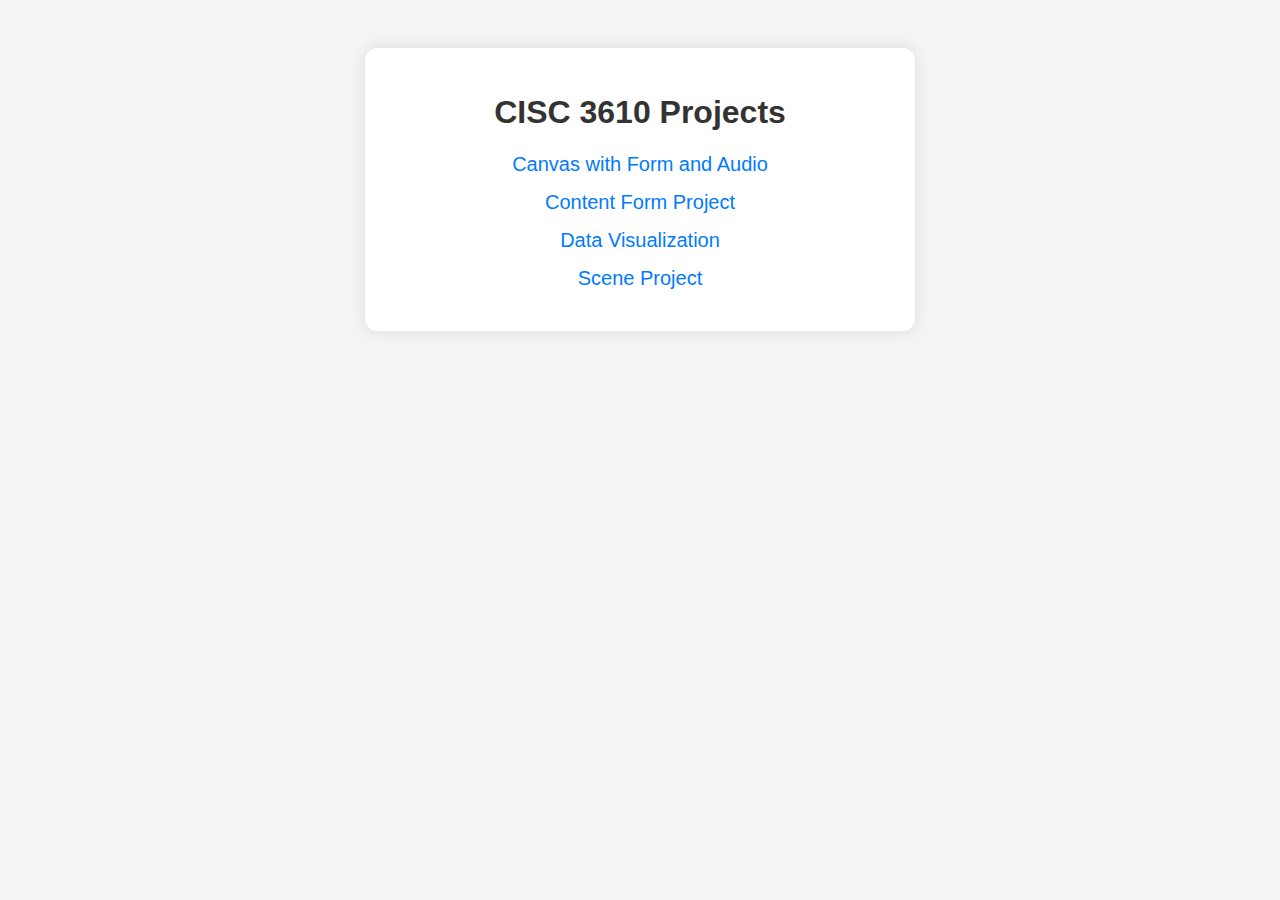
<file: index.html>
<!DOCTYPE html>
<html lang="en">
<head>
  <meta charset="UTF-8">
  <title>CISC 3610 Projects</title>
  <style>
    body {
      font-family: Arial, sans-serif;
      background-color: #f4f4f4;
      text-align: center;
      padding: 40px;
    }

    h1 {
      color: #333;
    }

    ul {
      list-style-type: none;
      padding: 0;
    }

    li {
      margin: 15px 0;
    }

    a {
      text-decoration: none;
      color: #007bff;
      font-size: 20px;
    }

    a:hover {
      text-decoration: underline;
    }

    .box {
      background-color: white;
      padding: 25px;
      max-width: 500px;
      margin: 0 auto;
      border-radius: 12px;
      box-shadow: 0 0 15px rgba(0, 0, 0, 0.1);
    }
  </style>
</head>
<body>
  <div class="box">
    <h1>CISC 3610 Projects</h1>
    <ul>
      <li><a href="Canvas%20with%20form%20and%20audio/">Canvas with Form and Audio</a></li>
      <li><a href="Content%20Form%20Project/">Content Form Project</a></li>
      <li><a href="Data%20Visualization/">Data Visualization</a></li>
      <li><a href="Scene%20Project/">Scene Project</a></li>
    </ul>
  </div>
</body>
</html>
</file>
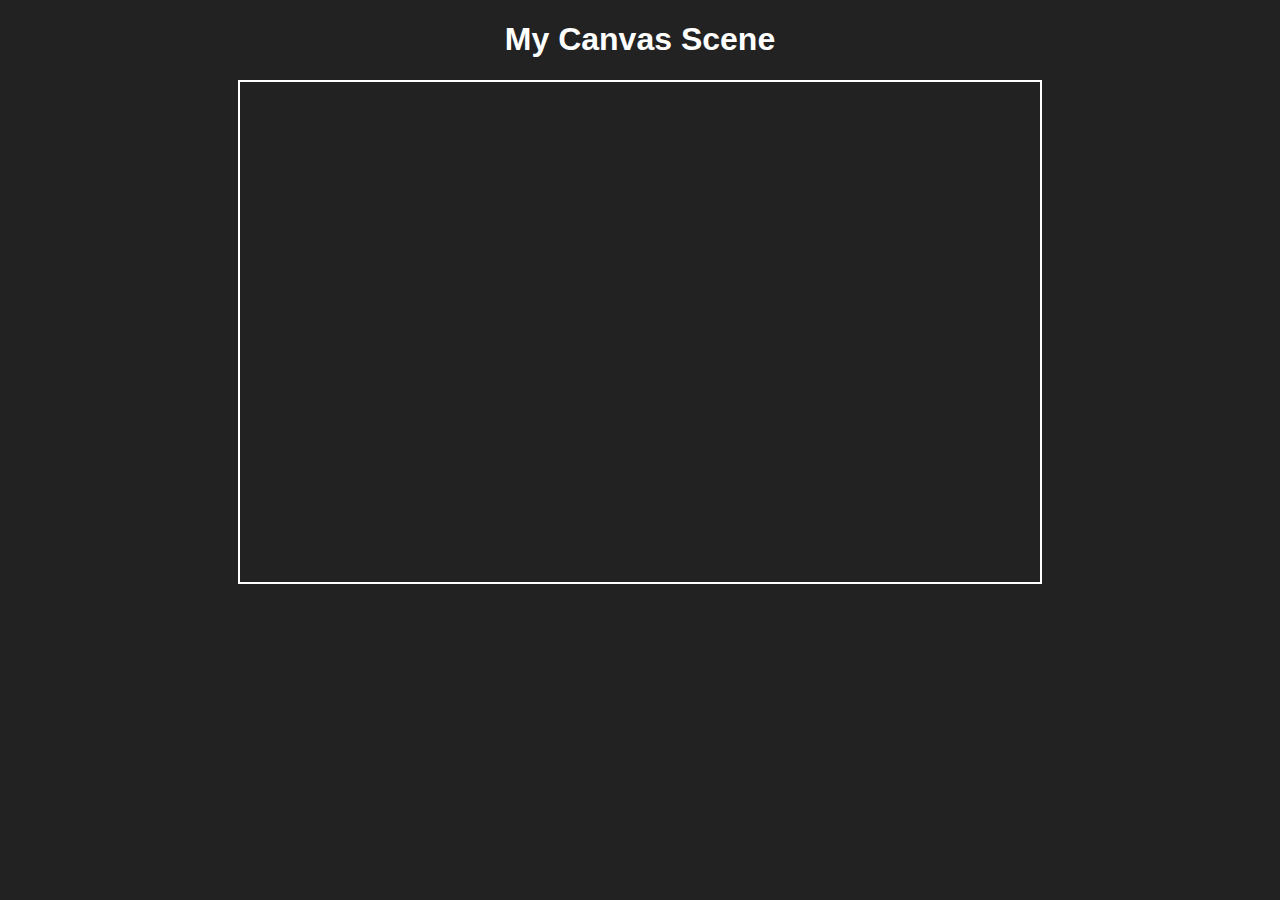
<file: Assigment1/index.html>
<!DOCTYPE html>
<html lang="en">
<head>
    <meta charset="UTF-8">
    <meta name="viewport" content="width=device-width, initial-scale=1.0">
    <title>My Canvas Scene</title>
    <link rel="stylesheet" href="styles.css">
</head>
<body>
    <h1>My Canvas Scene</h1>
    <canvas id="sceneCanvas" width="800" height="500"></canvas>
    <script src="script.js"></script>
</body>
</html>
</file>
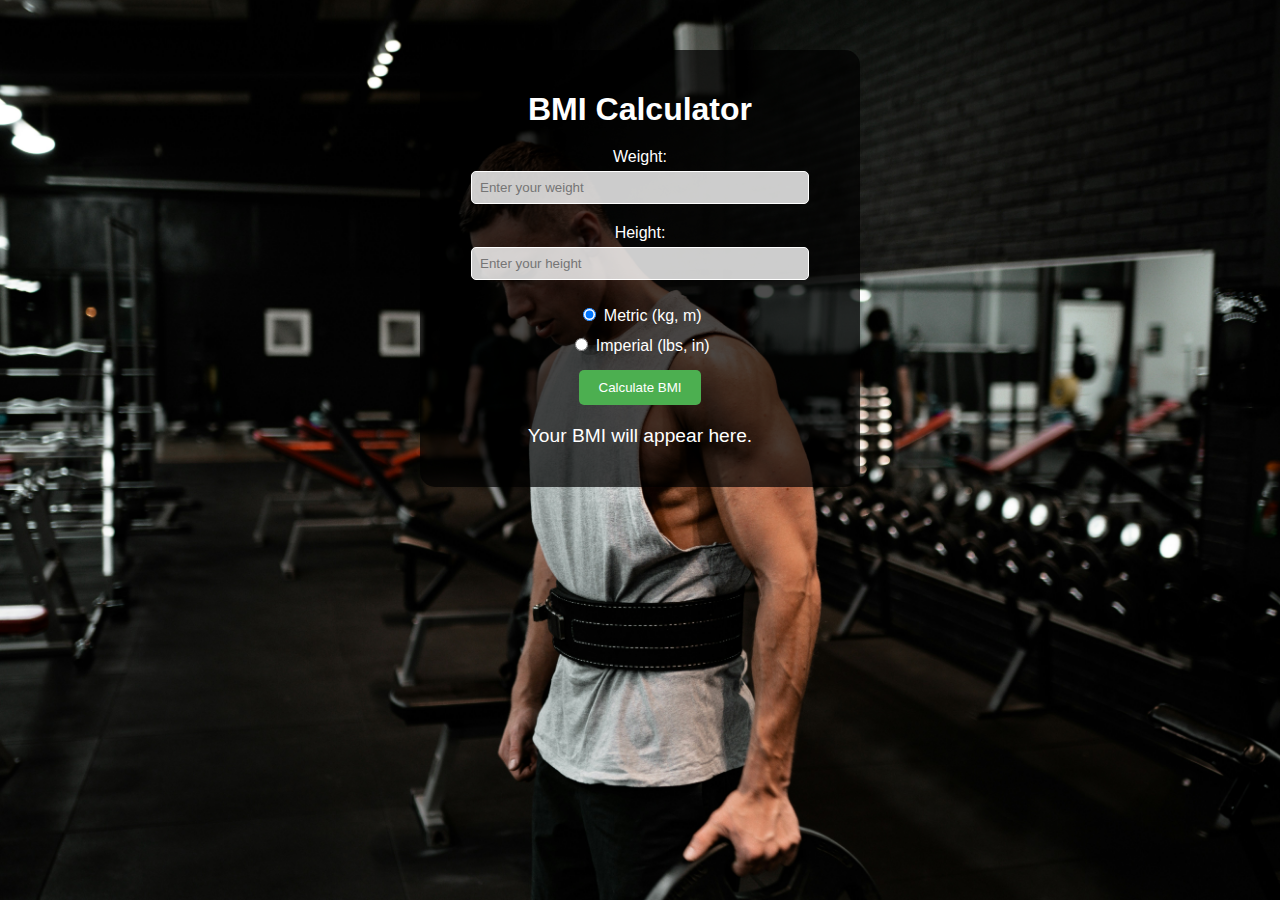
<file: Assignment2/index.html>
<!DOCTYPE html>
<html lang="en">
<head>
    <meta charset="UTF-8">
    <title>BMI Calculator</title>
    <link rel="stylesheet" href="style.css">
</head>
<body>
    <div class="container">
        <h1>BMI Calculator</h1>
        <div class="calculator">
            <form id="bmiForm">
                <label for="weight">Weight:</label>
                <input type="number" id="weight" placeholder="Enter your weight" required>

                <label for="height">Height:</label>
                <input type="number" id="height" placeholder="Enter your height" required>

                <div class="unit-selection">
                    <label>
                        <input type="radio" name="unit" value="metric" checked> Metric (kg, m)
                    </label>
                    <label>
                        <input type="radio" name="unit" value="imperial"> Imperial (lbs, in)
                    </label>
                </div>

                <button type="button" onclick="calculateBMI()">Calculate BMI</button>

                <p id="result">Your BMI will appear here.</p>
            </form>
        </div>
    </div>

    <script src="script.js"></script>
</body>
</html>
</file>
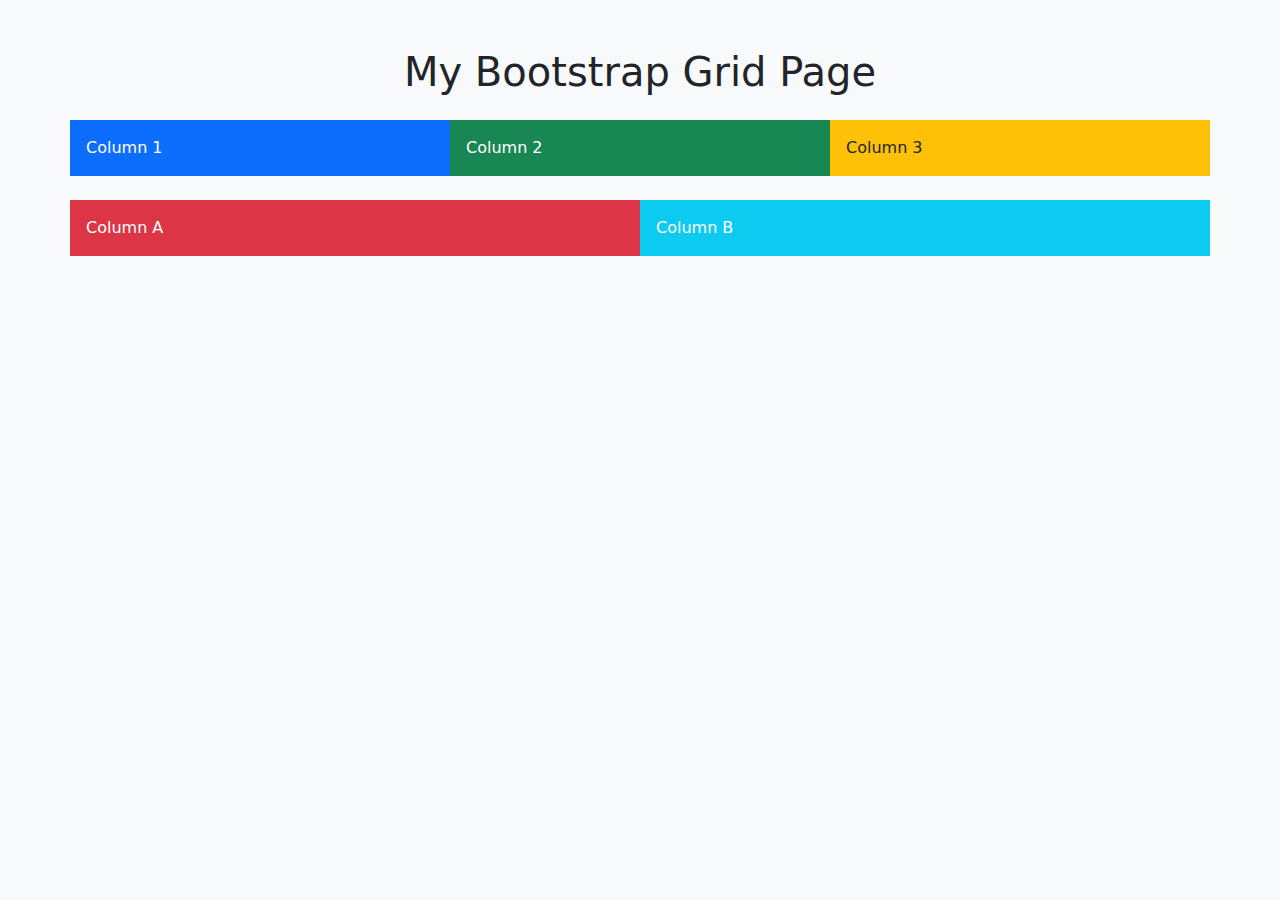
<file: Bootstrap homework/index.html>
<!DOCTYPE html>
<html lang="en">
<head>
  <meta charset="UTF-8">
  <title>Bootstrap Grid Homework</title>
  <meta name="viewport" content="width=device-width, initial-scale=1">
  <link href="https://cdn.jsdelivr.net/npm/bootstrap@5.3.0/dist/css/bootstrap.min.css" rel="stylesheet">
</head>
<body class="bg-light">
  <div class="container mt-5">
    <h1 class="text-center">My Bootstrap Grid Page</h1>
    
    <div class="row mt-4">
      <div class="col-md-4 bg-primary text-white p-3">Column 1</div>
      <div class="col-md-4 bg-success text-white p-3">Column 2</div>
      <div class="col-md-4 bg-warning text-dark p-3">Column 3</div>
    </div>

    <div class="row mt-4">
      <div class="col-md-6 bg-danger text-white p-3">Column A</div>
      <div class="col-md-6 bg-info text-white p-3">Column B</div>
    </div>
  </div>

  <script src="https://cdn.jsdelivr.net/npm/bootstrap@5.3.0/dist/js/bootstrap.bundle.min.js"></script>
</body>
</html>
</file>
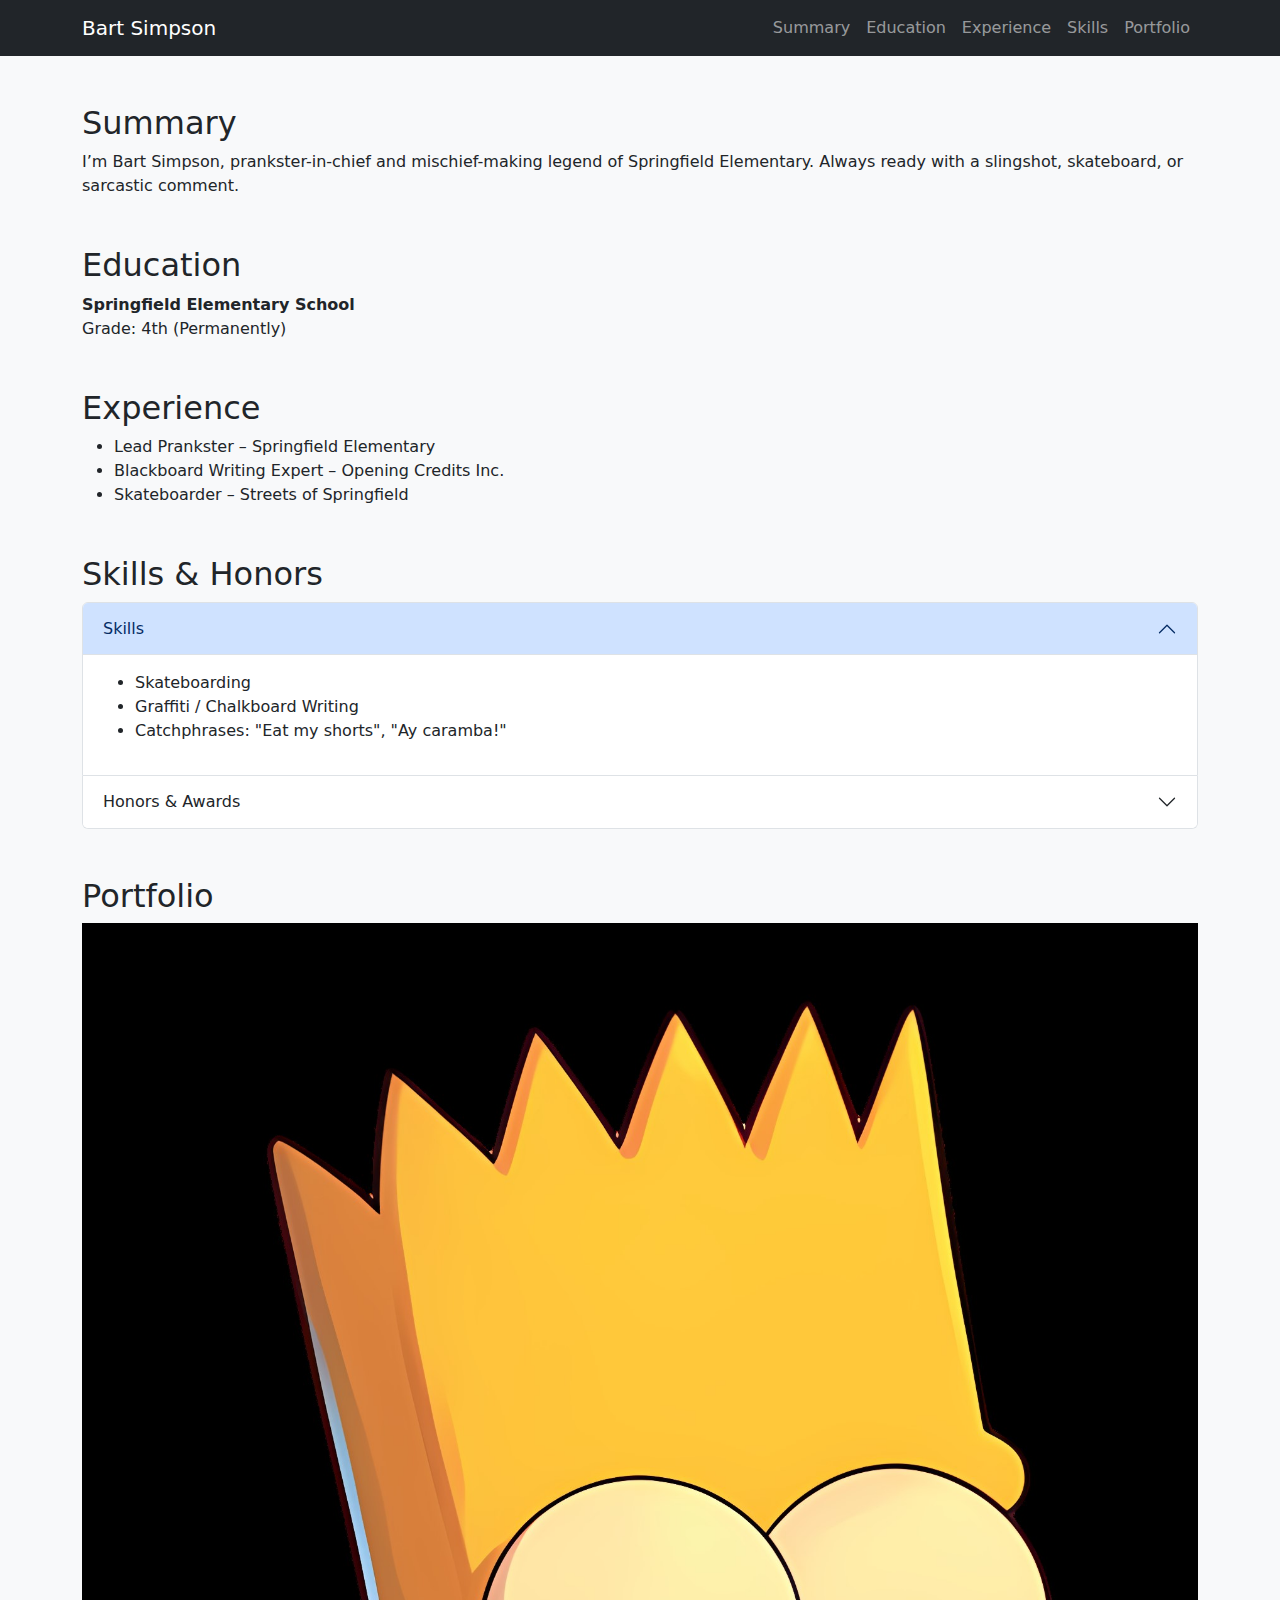
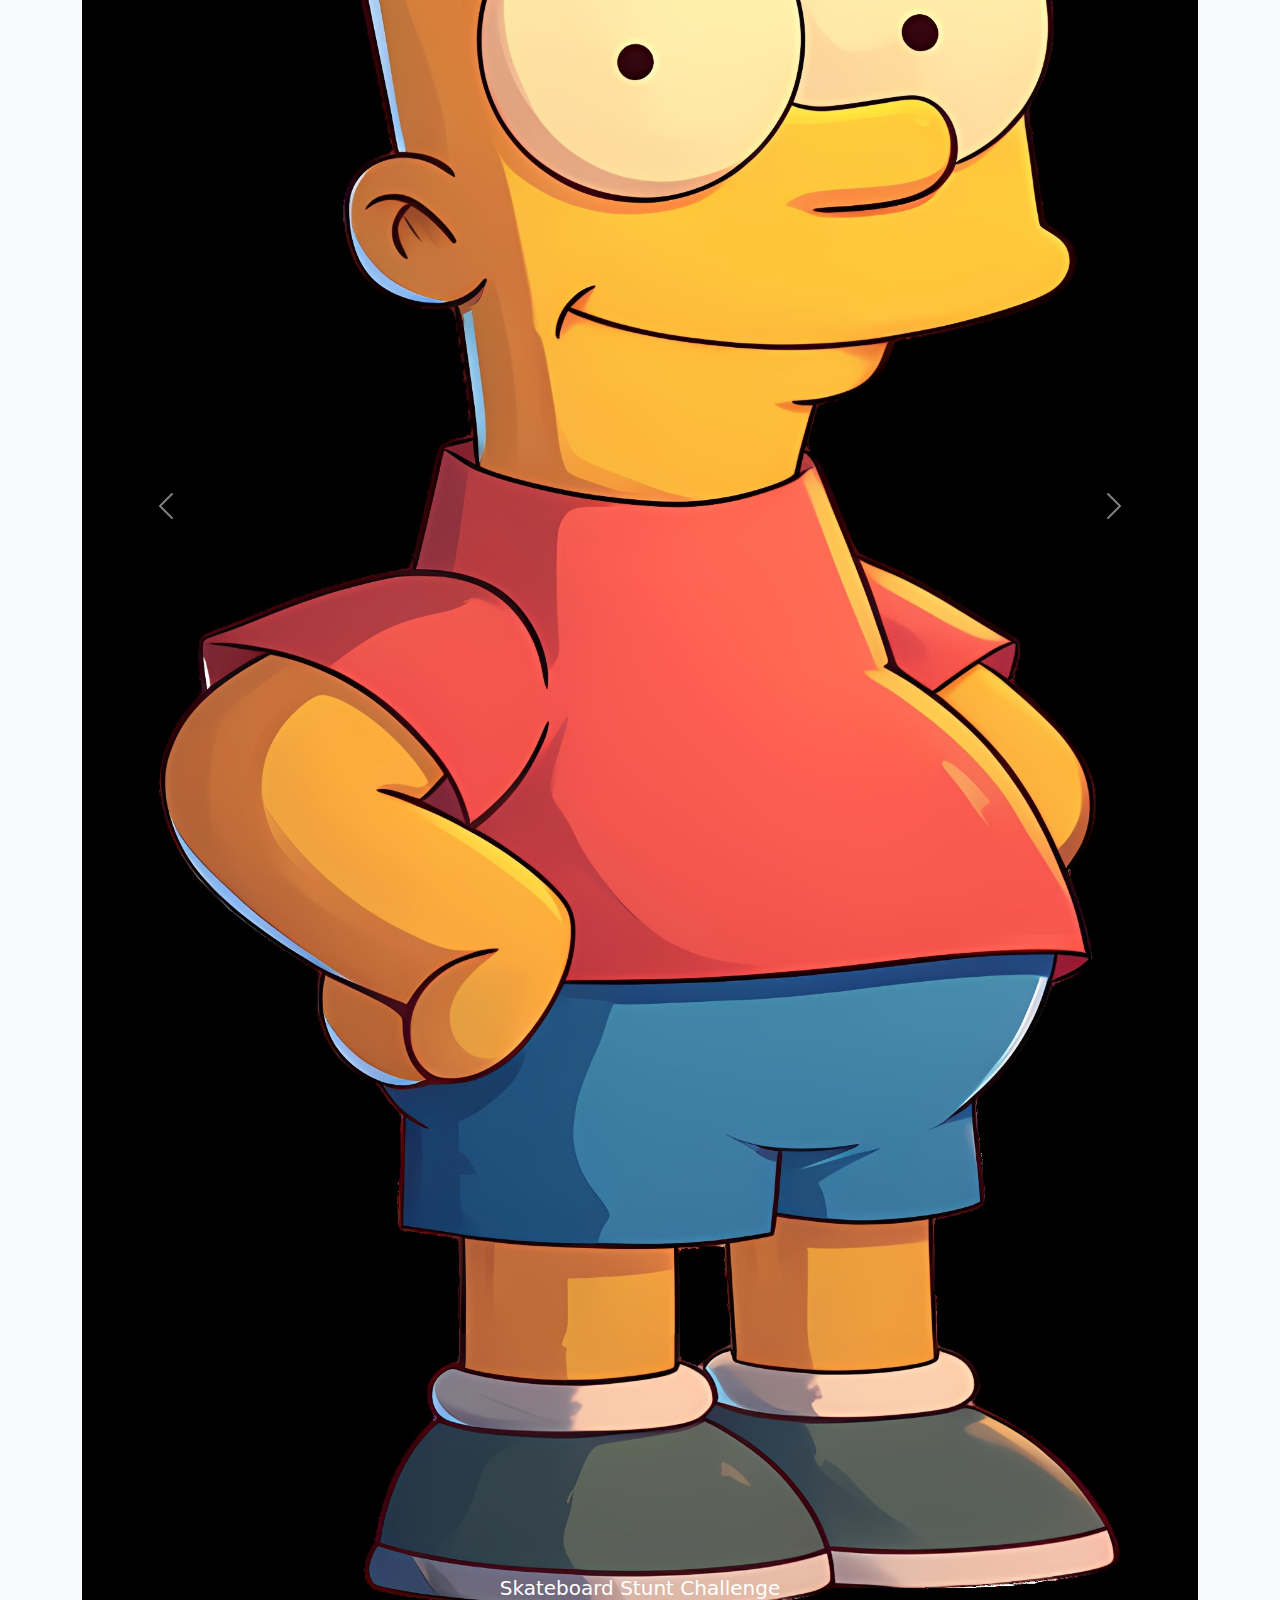
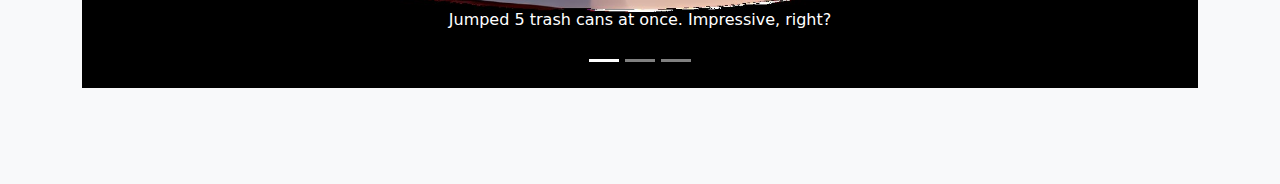
<file: Resume Lab/index.html>
<!DOCTYPE html>
<html lang="en">
<head>
  <meta charset="UTF-8">
  <title>Bart Simpson - Resume</title>
  <meta name="viewport" content="width=device-width, initial-scale=1">
  <!-- Bootstrap 5 CDN -->
  <link href="https://cdn.jsdelivr.net/npm/bootstrap@5.3.0/dist/css/bootstrap.min.css" rel="stylesheet">
</head>
<body class="bg-light">

<!-- Navbar -->
<nav class="navbar navbar-expand-lg navbar-dark bg-dark">
  <div class="container">
    <a class="navbar-brand" href="#">Bart Simpson</a>
    <button class="navbar-toggler" type="button" data-bs-toggle="collapse" data-bs-target="#navbarNav">
      <span class="navbar-toggler-icon"></span>
    </button>
    <div class="collapse navbar-collapse" id="navbarNav">
      <ul class="navbar-nav ms-auto">
        <li class="nav-item"><a class="nav-link" href="#summary">Summary</a></li>
        <li class="nav-item"><a class="nav-link" href="#education">Education</a></li>
        <li class="nav-item"><a class="nav-link" href="#experience">Experience</a></li>
        <li class="nav-item"><a class="nav-link" href="#skills">Skills</a></li>
        <li class="nav-item"><a class="nav-link" href="#portfolio">Portfolio</a></li>
      </ul>
    </div>
  </div>
</nav>

<!-- Main Container -->
<div class="container py-5">

  <!-- Summary -->
  <section id="summary" class="mb-5">
    <h2>Summary</h2>
    <p>I’m Bart Simpson, prankster-in-chief and mischief-making legend of Springfield Elementary. Always ready with a slingshot, skateboard, or sarcastic comment.</p>
  </section>

  <!-- Education -->
  <section id="education" class="mb-5">
    <h2>Education</h2>
    <p><strong>Springfield Elementary School</strong><br>Grade: 4th (Permanently)</p>
  </section>

  <!-- Experience -->
  <section id="experience" class="mb-5">
    <h2>Experience</h2>
    <ul>
      <li>Lead Prankster – Springfield Elementary</li>
      <li>Blackboard Writing Expert – Opening Credits Inc.</li>
      <li>Skateboarder – Streets of Springfield</li>
    </ul>
  </section>

  <!-- Skills Accordion -->
  <section id="skills" class="mb-5">
    <h2>Skills & Honors</h2>
    <div class="accordion" id="skillsAccordion">
      <div class="accordion-item">
        <h2 class="accordion-header" id="skillOne">
          <button class="accordion-button" type="button" data-bs-toggle="collapse" data-bs-target="#collapseOne">
            Skills
          </button>
        </h2>
        <div id="collapseOne" class="accordion-collapse collapse show" data-bs-parent="#skillsAccordion">
          <div class="accordion-body">
            <ul>
              <li>Skateboarding</li>
              <li>Graffiti / Chalkboard Writing</li>
              <li>Catchphrases: "Eat my shorts", "Ay caramba!"</li>
            </ul>
          </div>
        </div>
      </div>

      <div class="accordion-item">
        <h2 class="accordion-header" id="honorsHeading">
          <button class="accordion-button collapsed" type="button" data-bs-toggle="collapse" data-bs-target="#collapseTwo">
            Honors & Awards
          </button>
        </h2>
        <div id="collapseTwo" class="accordion-collapse collapse" data-bs-parent="#skillsAccordion">
          <div class="accordion-body">
            <ul>
              <li>Most Detentions in Springfield History</li>
              <li>Class Clown Award – 3 years running</li>
            </ul>
          </div>
        </div>
      </div>
    </div>
  </section>

  <!-- Portfolio Carousel -->
  <section id="portfolio" class="mb-5">
    <h2>Portfolio</h2>
    <div id="carouselExampleIndicators" class="carousel slide" data-bs-ride="carousel">
      <div class="carousel-indicators">
        <button type="button" data-bs-target="#carouselExampleIndicators" data-bs-slide-to="0" class="active"></button>
        <button type="button" data-bs-target="#carouselExampleIndicators" data-bs-slide-to="1"></button>
        <button type="button" data-bs-target="#carouselExampleIndicators" data-bs-slide-to="2"></button>
      </div>
      <div class="carousel-inner">
        <div class="carousel-item active">
          <img src="assets/bart1.jpg" class="d-block w-100" alt="Bart Project 1">
          <div class="carousel-caption d-none d-md-block">
            <h5>Skateboard Stunt Challenge</h5>
            <p>Jumped 5 trash cans at once. Impressive, right?</p>
          </div>
        </div>
        <div class="carousel-item">
          <img src="assets/bart2.jpg" class="d-block w-100" alt="Bart Project 2">
          <div class="carousel-caption d-none d-md-block">
            <h5>Detention World Record</h5>
            <p>Collected over 100 hours of detention in one semester.</p>
          </div>
        </div>
        <div class="carousel-item">
          <img src="assets/bart3.jpg" class="d-block w-100" alt="Bart Project 3">
          <div class="carousel-caption d-none d-md-block">
            <h5>Chalkboard Art Series</h5>
            <p>Known for creative opening messages on the school blackboard.</p>
          </div>
        </div>
      </div>
      <button class="carousel-control-prev" type="button" data-bs-target="#carouselExampleIndicators" data-bs-slide="prev">
        <span class="carousel-control-prev-icon"></span>
      </button>
      <button class="carousel-control-next" type="button" data-bs-target="#carouselExampleIndicators" data-bs-slide="next">
        <span class="carousel-control-next-icon"></span>
      </button>
    </div>
  </section>

</div>

<!-- Bootstrap JS -->
<script src="https://cdn.jsdelivr.net/npm/bootstrap@5.3.0/dist/js/bootstrap.bundle.min.js"></script>

</body>
</html>
</file>
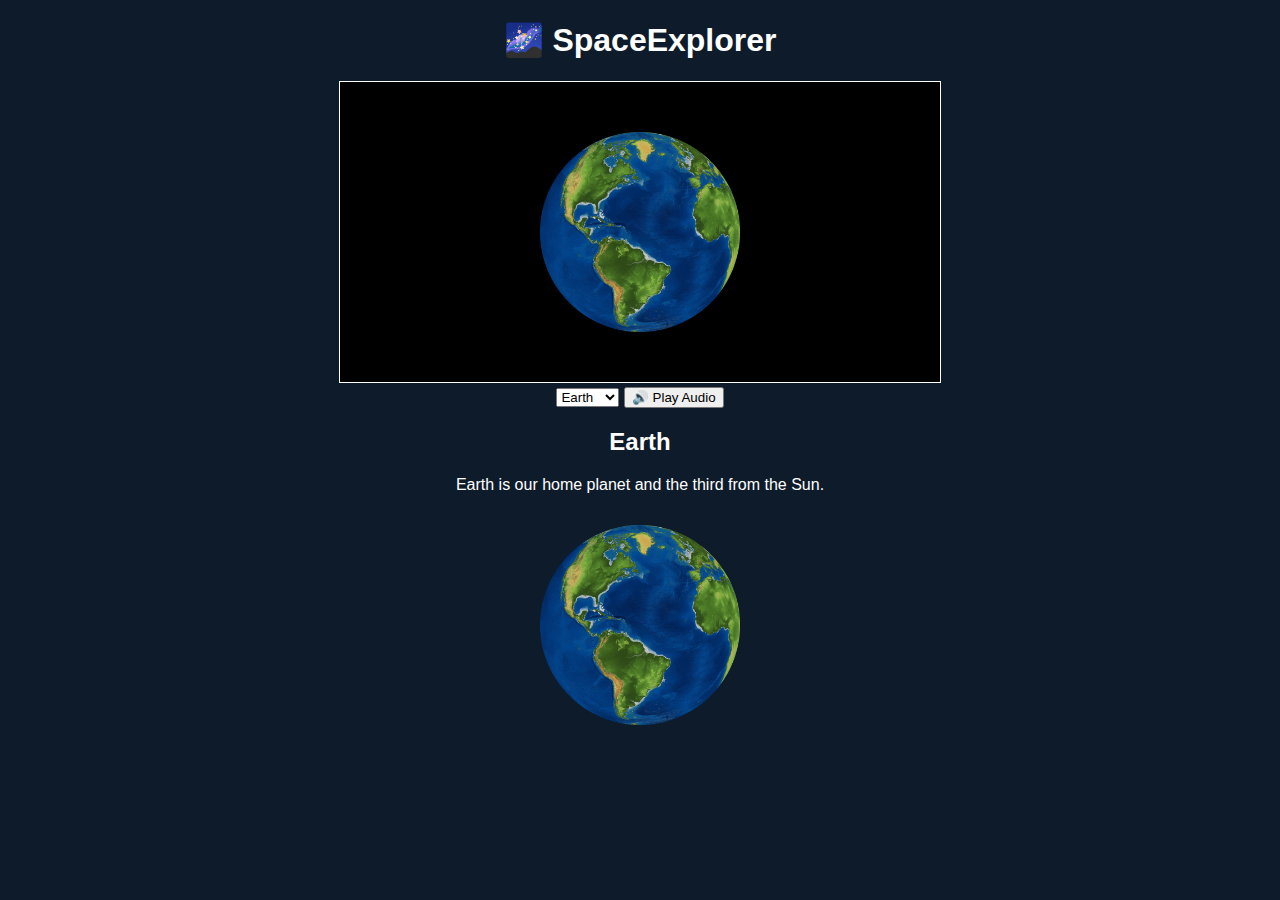
<file: SpaceExplorer(PWA)/index.html>
<!DOCTYPE html>
<html lang="en">
<head>
  <meta charset="UTF-8">
  <meta name="viewport" content="width=device-width, initial-scale=1.0">
  <title>SpaceExplorer</title>
  <link rel="stylesheet" href="style.css">
  <link rel="manifest" href="manifest.json">
</head>
<body>
  <h1>🌌 SpaceExplorer</h1>
  <canvas id="planetCanvas" width="600" height="300"></canvas>

  <div id="menu">
    <select id="topicSelect"></select>
    <button onclick="playAudio()">🔊 Play Audio</button>
  </div>

  <div id="info">
    <h2 id="title"></h2>
    <p id="description"></p>
    <img id="image" width="200">
  </div>

  <script src="app.js"></script>
</body>
</html>
</file>
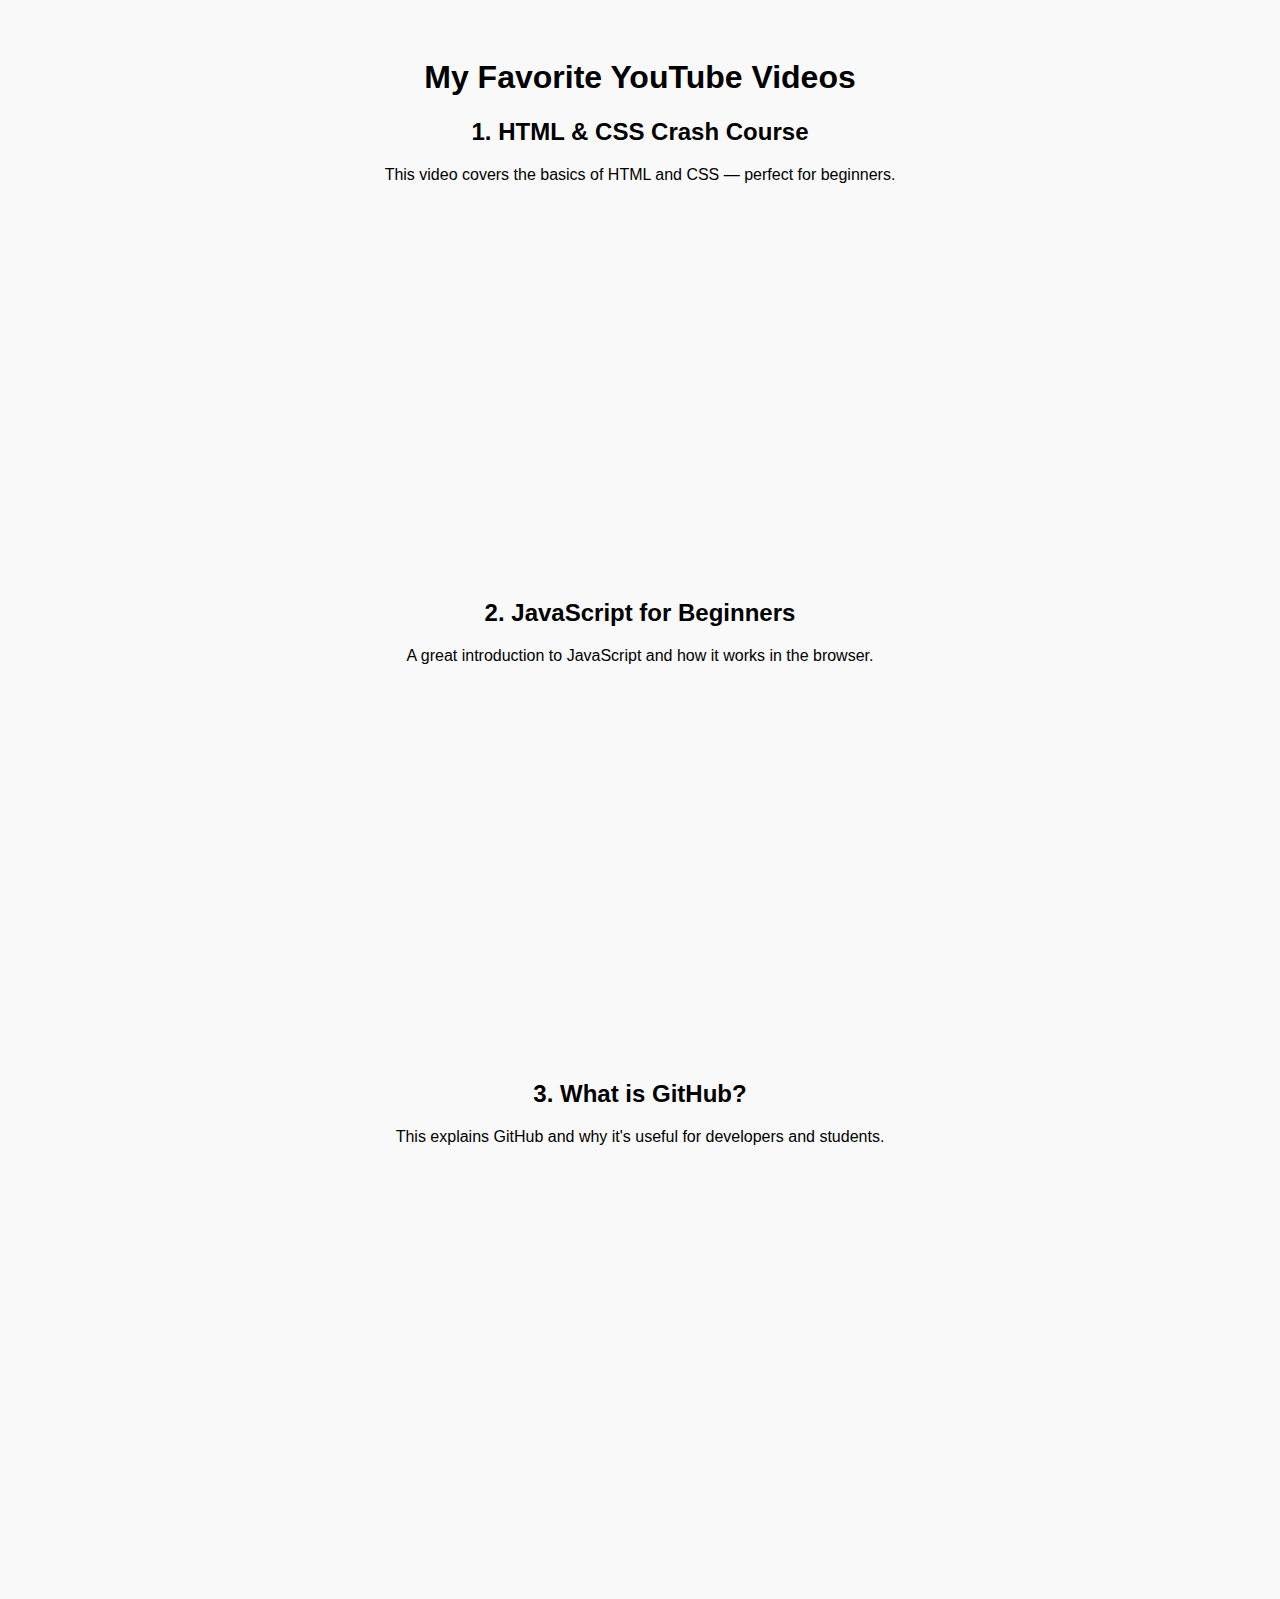
<file: Video Lab Homework/index.html>
<!DOCTYPE html>
<html lang="en">
<head>
  <meta charset="UTF-8">
  <title>Embedded YouTube Videos</title>
  <style>
    body {
      font-family: Arial, sans-serif;
      padding: 30px;
      background-color: #f9f9f9;
      text-align: center;
    }
    iframe {
      margin: 20px;
      width: 80%;
      max-width: 600px;
      height: 315px;
      border: none;
    }
    .video-info {
      margin-bottom: 40px;
    }
  </style>
</head>
<body>
  <h1>My Favorite YouTube Videos</h1>

  <div class="video-info">
    <h2>1. HTML & CSS Crash Course</h2>
    <p>This video covers the basics of HTML and CSS — perfect for beginners.</p>
    <iframe width="560" height="315" src="https://www.youtube.com/embed/pm5OVxpul48?si=6L7XtZP-ggeuNxze" title="YouTube video player" frameborder="0" allow="accelerometer; autoplay; clipboard-write; encrypted-media; gyroscope; picture-in-picture; web-share" referrerpolicy="strict-origin-when-cross-origin" allowfullscreen></iframe>
  </div>

  <div class="video-info">
    <h2>2. JavaScript for Beginners</h2>
    <p>A great introduction to JavaScript and how it works in the browser.</p>
    <iframe width="560" height="315" src="https://www.youtube.com/embed/W6NZfCO5SIk?si=BJrGpyo3ZCDaEbPB" title="YouTube video player" frameborder="0" allow="accelerometer; autoplay; clipboard-write; encrypted-media; gyroscope; picture-in-picture; web-share" referrerpolicy="strict-origin-when-cross-origin" allowfullscreen></iframe>
  </div>

  <div class="video-info">
    <h2>3. What is GitHub?</h2>
    <p>This explains GitHub and why it's useful for developers and students.</p>
    <iframe width="560" height="315" src="https://www.youtube.com/embed/BUE2LaSzijM?si=xrm6-Pae0dvDrIa0" title="YouTube video player" frameborder="0" allow="accelerometer; autoplay; clipboard-write; encrypted-media; gyroscope; picture-in-picture; web-share" referrerpolicy="strict-origin-when-cross-origin" allowfullscreen></iframe>
  </div>
</body>
</html>
</file>
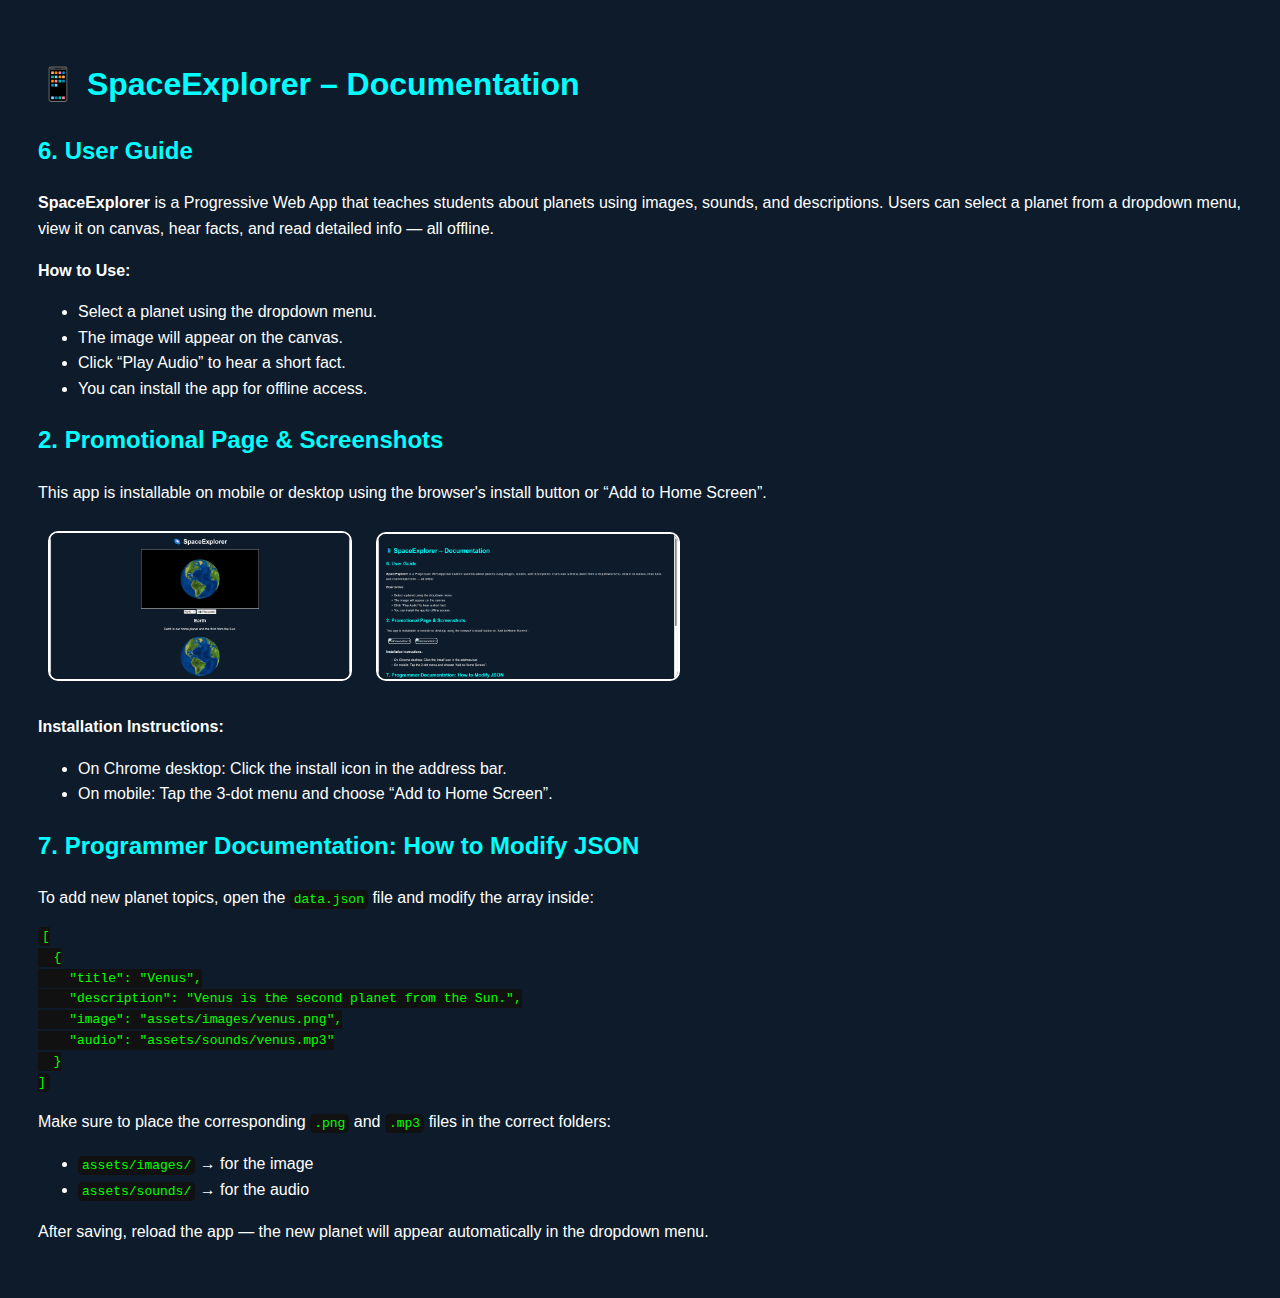
<file: SpaceExplorer(PWA)/documentation.html>
<!DOCTYPE html>
<html lang="en">
<head>
  <meta charset="UTF-8">
  <title>SpaceExplorer Documentation</title>
  <style>
    body {
      font-family: Arial, sans-serif;
      background-color: #0d1b2a;
      color: white;
      padding: 30px;
      line-height: 1.6;
    }
    h1, h2 {
      color: #00ffff;
    }
    img {
      width: 300px;
      margin: 10px;
      border: 2px solid white;
      border-radius: 10px;
    }
    code {
      background: #111;
      padding: 2px 4px;
      border-radius: 5px;
      color: #00ff00;
    }
  </style>
</head>
<body>

  <h1>📱 SpaceExplorer – Documentation</h1>

  <!-- User Guide -->
  <h2>6. User Guide</h2>
  <p>
    <strong>SpaceExplorer</strong> is a Progressive Web App that teaches students about planets using images, sounds, and descriptions.
    Users can select a planet from a dropdown menu, view it on canvas, hear facts, and read detailed info — all offline.
  </p>
  <p><strong>How to Use:</strong></p>
  <ul>
    <li>Select a planet using the dropdown menu.</li>
    <li>The image will appear on the canvas.</li>
    <li>Click “Play Audio” to hear a short fact.</li>
    <li>You can install the app for offline access.</li>
  </ul>

  <!-- Promotional Page -->
  <h2>2. Promotional Page & Screenshots</h2>
  <p>This app is installable on mobile or desktop using the browser's install button or “Add to Home Screen”.</p>
  <img src="assets/images/screenshot1.png" alt="Screenshot 1">
  <img src="assets/images/screenshot2.png" alt="Screenshot 2">

  <p><strong>Installation Instructions:</strong></p>
  <ul>
    <li>On Chrome desktop: Click the install icon in the address bar.</li>
    <li>On mobile: Tap the 3-dot menu and choose “Add to Home Screen”.</li>
  </ul>

  <!-- Programmer Docs -->
  <h2>7. Programmer Documentation: How to Modify JSON</h2>
  <p>To add new planet topics, open the <code>data.json</code> file and modify the array inside:</p>

<pre><code>[
  {
    "title": "Venus",
    "description": "Venus is the second planet from the Sun.",
    "image": "assets/images/venus.png",
    "audio": "assets/sounds/venus.mp3"
  }
]</code></pre>

  <p>Make sure to place the corresponding <code>.png</code> and <code>.mp3</code> files in the correct folders:</p>
  <ul>
    <li><code>assets/images/</code> → for the image</li>
    <li><code>assets/sounds/</code> → for the audio</li>
  </ul>

  <p>After saving, reload the app — the new planet will appear automatically in the dropdown menu.</p>

</body>
</html>
</file>
<file: Assigment1/styles.css>
body {
    text-align: center;
    font-family: Arial, sans-serif;
    background-color: #222;
    color: white;
}
canvas {
    border: 2px solid white;
}
</file>
<file: Assignment2/style.css>
body, html {
    margin: 0;
    padding: 0;
    font-family: Arial, sans-serif;
    background: url('images/background.jpg') no-repeat center center fixed;
    background-size: cover;
    color: white;
}

.container {
    width: 100%;
    max-width: 400px;
    margin: 50px auto;
    padding: 20px;
    background-color: rgba(0, 0, 0, 0.7);
    border-radius: 15px;
    text-align: center;
}

h1 {
    margin-bottom: 20px;
}

label {
    display: block;
    margin: 10px 0 5px;
}

input[type="number"] {
    width: 80%;
    padding: 8px;
    margin-bottom: 10px;
    border: 1px solid white;
    border-radius: 5px;
    background-color: rgba(255, 255, 255, 0.8);
}

.unit-selection {
    margin: 15px 0;
}

button {
    padding: 10px 20px;
    border: none;
    border-radius: 5px;
    background-color: #4CAF50;
    color: white;
    cursor: pointer;
}

button:hover {
    background-color: #45a049;
}

p#result {
    margin-top: 20px;
    font-size: 1.2em;
}
</file>
<file: SpaceExplorer(PWA)/style.css>
body {
  text-align: center;
  font-family: sans-serif;
  background: #0d1b2a;
  color: white;
}
canvas {
  border: 1px solid white;
  background: black;
}
img {
  margin-top: 15px;
  border-radius: 10px;
}
</file>
